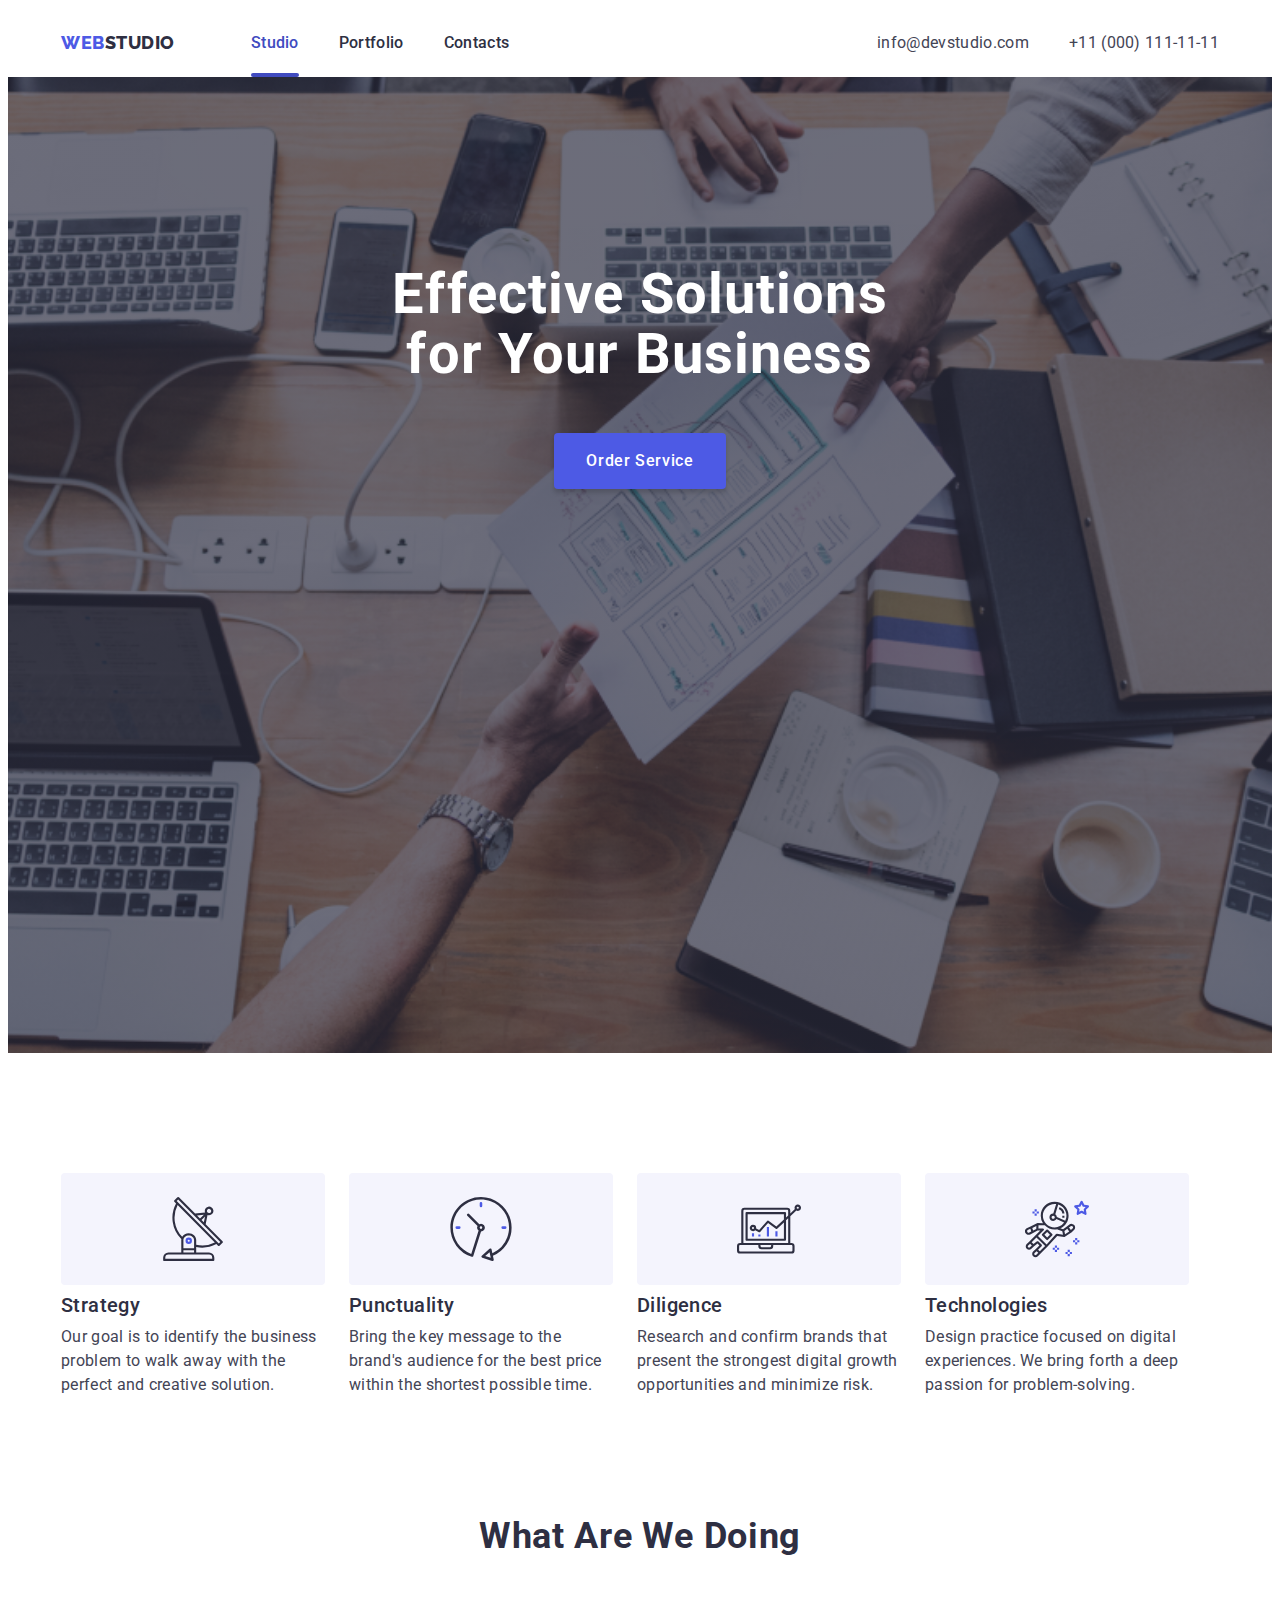
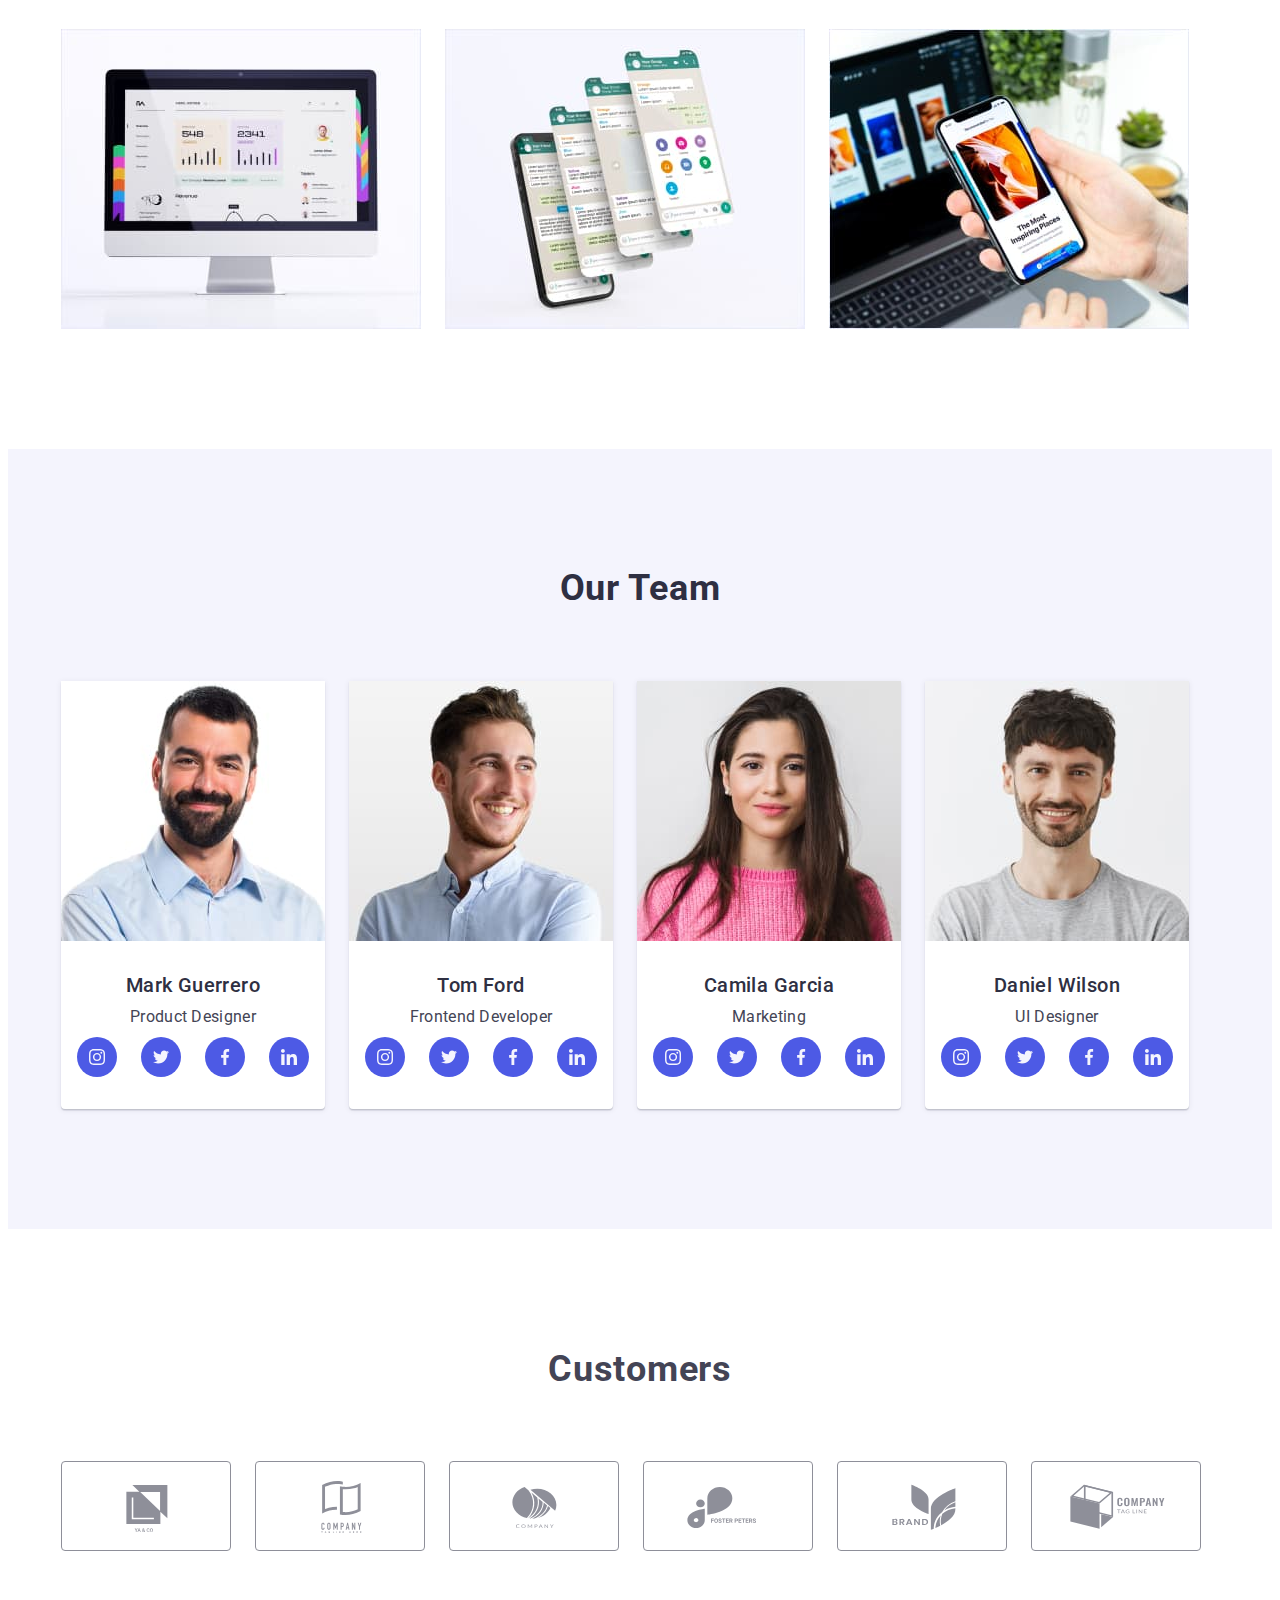
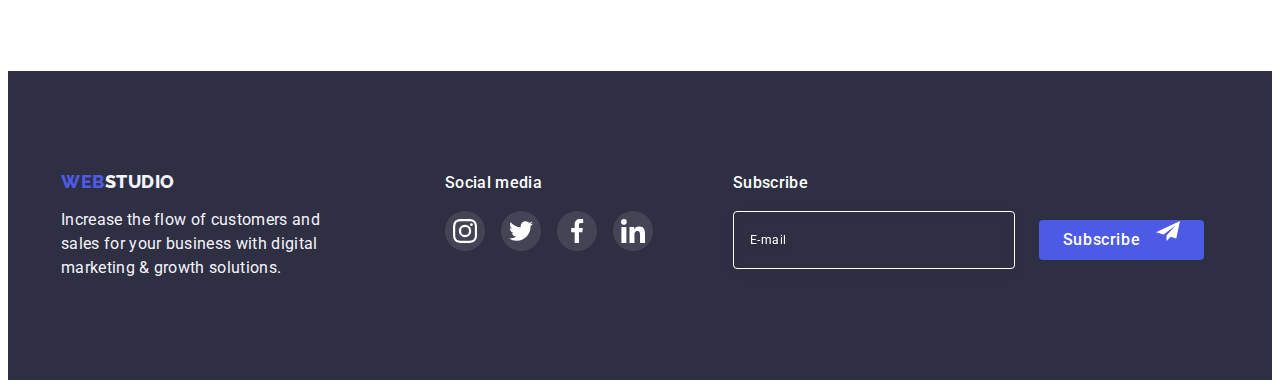
<file: index.html>
<!DOCTYPE html>
<html lang="en">
  <head>
    <meta charset="UTF-8" />
    <meta http-equiv="X-UA-Compatible" content="IE=edge" />
    <meta name="viewport" content="width=device-width, initial-scale=1.0" />
    <link rel="preconnect" href="https://fonts.googleapis.com" />
    <link rel="preconnect" href="https://fonts.gstatic.com" crossorigin />
    <link href="https://fonts.googleapis.com/css2?family=Raleway:wght@800&family=Roboto:wght@400;500;700;900&display=swap" rel="stylesheet" />
    <link
      rel="stylesheet"
      href="https://cdnjs.cloudflare.com/ajax/libs/modern-normalize/1.1.0/modern-normalize.min.css"
      integrity="sha512-wpPYUAdjBVSE4KJnH1VR1HeZfpl1ub8YT/NKx4PuQ5NmX2tKuGu6U/JRp5y+Y8XG2tV+wKQpNHVUX03MfMFn9Q=="
      crossorigin="anonymous"
      referrerpolicy="no-referrer"
    />
    <link rel="stylesheet" href="./css/styles.css" />
    <title>Web Studio</title>
  </head>
  <body>
    <!-- header -->
    <header class="header">
      <!-- logo+main-menu -->
      <div class="container header-container">
        <nav class="navigation">
          <a class="logo link header-logo" href="./index.html">Web<span class="logo-selected">Studio</span></a>
          <ul class="list main-menu">
            <li><a class="navigation-item link current" href="./index.html">Studio</a></li>
            <li><a class="navigation-item link" href="./portfolio.html">Portfolio</a></li>
            <li><a class="navigation-item link" href="">Contacts</a></li>
          </ul>
        </nav>
        <!-- contacts -->
        <address class="contacts-container">
          <ul class="list contacts header-contacts">
            <li><a class="contacts-item link" href="mailto:info@devstudio.com">info@devstudio.com</a></li>
            <li><a class="contacts-item link" href="tel:+110001111111">+11 (000) 111-11-11</a></li>
          </ul>
        </address>
      </div>
    </header>

    <!-- main-content -->
    <main>
      <!-- title+button -->
      <section class="title-section">
        <div class="container">
          <h1 class="main-title title-section-item">Effective Solutions for Your Business</h1>
          <button class="btn-ord-serv title-section-item" type="button" data-modal-open>Order Service</button>
        </div>
      </section>

      <!-- advantages -->
      <section class="advantages">
        <div class="container">
          <h2 class="advantages-title visually-hidden">Advantages</h2>
          <ul class="list advantages-list">
            <!-- Strategy -->
            <li class="advantages-item">
              <div class="advantages-pic">
                <svg width="64px" height="64px">
                  <use href="./images/symbol-defs.svg#icon-antenna-svg"></use>
                </svg>
              </div>
              <h3 class="advantages-item-title">Strategy</h3>
              <p class="advantages-p">Our goal is to identify the business problem to walk away with the perfect and creative solution.</p>
            </li>
            <!-- Punctuality -->
            <li class="advantages-item">
              <div class="advantages-pic">
                <svg width="64px" height="64px">
                  <use href="./images/symbol-defs.svg#icon-clock-svg"></use>
                </svg>
              </div>
              <h3 class="advantages-item-title">Punctuality</h3>
              <p class="advantages-p">Bring the key message to the brand's audience for the best price within the shortest possible time.</p>
            </li>
            <!-- Diligence -->
            <li class="advantages-item">
              <div class="advantages-pic">
                <svg width="64px" height="64px">
                  <use href="./images/symbol-defs.svg#icon-diagram-svg"></use>
                </svg>
              </div>
              <h3 class="advantages-item-title">Diligence</h3>
              <p class="advantages-p">Research and confirm brands that present the strongest digital growth opportunities and minimize risk.</p>
            </li>
            <!-- Technologies -->
            <li class="advantages-item">
              <div class="advantages-pic">
                <svg width="64px" height="64px">
                  <use href="./images/symbol-defs.svg#icon-astronaut-svg"></use>
                </svg>
              </div>
              <h3 class="advantages-item-title">Technologies</h3>
              <p class="advantages-p">Design practice focused on digital experiences. We bring forth a deep passion for problem-solving.</p>
            </li>
          </ul>
        </div>
      </section>

      <!-- "What are we doing" -->
      <section class="products">
        <div class="container">
          <h2 class="products-title">What are we doing</h2>
          <ul class="list products-list">
            <li class="products-list-item"><img src="./images/what-are-we-doing-1.jpg" alt="desktop" width="360" height="300" /></li>
            <li class="products-list-item"><img src="./images/what-are-we-doing-2.jpg" alt="adaptive" width="360" height="300" /></li>
            <li class="products-list-item"><img src="./images/what-are-we-doing-3.jpg" alt="mobile" width="360" height="300" /></li>
          </ul>
        </div>
      </section>

      <!-- Our Team -->
      <section class="team">
        <div class="container">
          <h2 class="team-title">Our Team</h2>
          <ul class="team-list list">
            <!-- Mark Guerrero -->
            <li class="team-list-item">
              <img src="./images/our-team-1.jpg" alt="Mark Guerrero" width="264" height="260" />
              <div class="team-list-item-descr">
                <h3 class="team-list-item-title">Mark Guerrero</h3>
                <p class="team-list-item-p">Product Designer</p>
                <ul class="list team-links">
                  <li class="team-links-item">
                    <a class="team-links-link" href="">
                      <svg class="team-links-icon" width="16px" height="16px">
                        <use href="./images/symbol-defs.svg#icon-instagram-icon"></use>
                      </svg>
                    </a>
                  </li>
                  <li class="team-links-item">
                    <a class="team-links-link" href="">
                      <svg class="team-links-icon" width="16px" height="16px">
                        <use href="./images/symbol-defs.svg#icon-twitter-icon"></use>
                      </svg>
                    </a>
                  </li>
                  <li class="team-links-item">
                    <a class="team-links-link" href="">
                      <svg class="team-links-icon" width="16px" height="16px">
                        <use href="./images/symbol-defs.svg#icon-facebook-icon"></use>
                      </svg>
                    </a>
                  </li>
                  <li class="team-links-item">
                    <a class="team-links-link" href="">
                      <svg class="team-links-icon" width="16px" height="16px">
                        <use href="./images/symbol-defs.svg#icon-linkedin-icon"></use>
                      </svg>
                    </a>
                  </li>
                </ul>
              </div>
            </li>
            <!-- Tom Ford -->
            <li class="team-list-item">
              <img src="./images/our-team-2.jpg" alt="Tom Ford" width="264" height="260" />
              <div class="team-list-item-descr">
                <h3 class="team-list-item-title">Tom Ford</h3>
                <p class="team-list-item-p">Frontend Developer</p>
                <ul class="list team-links">
                  <li class="team-links-item">
                    <a class="team-links-link" href="">
                      <svg class="team-links-icon" width="16px" height="16px">
                        <use href="./images/symbol-defs.svg#icon-instagram-icon"></use>
                      </svg>
                    </a>
                  </li>
                  <li class="team-links-item">
                    <a class="team-links-link" href="">
                      <svg class="team-links-icon" width="16px" height="16px">
                        <use href="./images/symbol-defs.svg#icon-twitter-icon"></use>
                      </svg>
                    </a>
                  </li>
                  <li class="team-links-item">
                    <a class="team-links-link" href="">
                      <svg class="team-links-icon" width="16px" height="16px">
                        <use href="./images/symbol-defs.svg#icon-facebook-icon"></use>
                      </svg>
                    </a>
                  </li>
                  <li class="team-links-item">
                    <a class="team-links-link" href="">
                      <svg class="team-links-icon" width="16px" height="16px">
                        <use href="./images/symbol-defs.svg#icon-linkedin-icon"></use>
                      </svg>
                    </a>
                  </li>
                </ul>
              </div>
            </li>
            <!-- Camila Garcia -->
            <li class="team-list-item">
              <img src="./images/our-team-3.jpg" alt="Camila Garcia" width="264" height="260" />
              <div class="team-list-item-descr">
                <h3 class="team-list-item-title">Camila Garcia</h3>
                <p class="team-list-item-p">Marketing</p>
                <ul class="list team-links">
                  <li class="team-links-item">
                    <a class="team-links-link" href="">
                      <svg class="team-links-icon" width="16px" height="16px">
                        <use href="./images/symbol-defs.svg#icon-instagram-icon"></use>
                      </svg>
                    </a>
                  </li>
                  <li class="team-links-item">
                    <a class="team-links-link" href="">
                      <svg class="team-links-icon" width="16px" height="16px">
                        <use href="./images/symbol-defs.svg#icon-twitter-icon"></use>
                      </svg>
                    </a>
                  </li>
                  <li class="team-links-item">
                    <a class="team-links-link" href="">
                      <svg class="team-links-icon" width="16px" height="16px">
                        <use href="./images/symbol-defs.svg#icon-facebook-icon"></use>
                      </svg>
                    </a>
                  </li>
                  <li class="team-links-item">
                    <a class="team-links-link" href="">
                      <svg class="team-links-icon" width="16px" height="16px">
                        <use href="./images/symbol-defs.svg#icon-linkedin-icon"></use>
                      </svg>
                    </a>
                  </li>
                </ul>
              </div>
            </li>
            <!-- Daniel Wilson -->
            <li class="team-list-item">
              <img src="./images/our-team-4.jpg" alt="Daniel Wilson" width="264" height="260" />
              <div class="team-list-item-descr">
                <h3 class="team-list-item-title">Daniel Wilson</h3>
                <p class="team-list-item-p">UI Designer</p>
                <ul class="list team-links">
                  <li class="team-links-item">
                    <a class="team-links-link" href="">
                      <svg class="team-links-icon" width="16px" height="16px">
                        <use href="./images/symbol-defs.svg#icon-instagram-icon"></use>
                      </svg>
                    </a>
                  </li>
                  <li class="team-links-item">
                    <a class="team-links-link" href="">
                      <svg class="team-links-icon" width="16px" height="16px">
                        <use href="./images/symbol-defs.svg#icon-twitter-icon"></use>
                      </svg>
                    </a>
                  </li>
                  <li class="team-links-item">
                    <a class="team-links-link" href="">
                      <svg class="team-links-icon" width="16px" height="16px">
                        <use href="./images/symbol-defs.svg#icon-facebook-icon"></use>
                      </svg>
                    </a>
                  </li>
                  <li class="team-links-item">
                    <a class="team-links-link" href="">
                      <svg class="team-links-icon" width="16px" height="16px">
                        <use href="./images/symbol-defs.svg#icon-linkedin-icon"></use>
                      </svg>
                    </a>
                  </li>
                </ul>
              </div>
            </li>
          </ul>
        </div>
      </section>
      <section class="customers-section">
        <div class="container">
          <h2 class="customers-title">Customers</h2>
          <ul class="list customers-logos-list">
            <li class="customers-logo-item">
              <a class="customers-logo-link" href="">
                <svg class="customers-logo-icon" width="104px" height="56px">
                  <use href="./images/customers-logo.svg#icon-customers-logo-1"></use>
                </svg>
              </a>
            </li>

            <li class="customers-logo-item">
              <a class="customers-logo-link" href="">
                <svg class="customers-logo-icon" width="104px" height="56px">
                  <use href="./images/customers-logo.svg#icon-customers-logo-2"></use>
                </svg>
              </a>
            </li>

            <li class="customers-logo-item">
              <a class="customers-logo-link" href="">
                <svg class="customers-logo-icon" width="104px" height="56px">
                  <use href="./images/customers-logo.svg#icon-customers-logo-3"></use>
                </svg>
              </a>
            </li>

            <li class="customers-logo-item">
              <a class="customers-logo-link" href="">
                <svg class="customers-logo-icon" width="104px" height="56px">
                  <use href="./images/customers-logo.svg#icon-customers-logo-4"></use>
                </svg>
              </a>
            </li>

            <li class="customers-logo-item">
              <a class="customers-logo-link" href="">
                <svg class="customers-logo-icon" width="104px" height="56px">
                  <use href="./images/customers-logo.svg#icon-customers-logo-5"></use>
                </svg>
              </a>
            </li>

            <li class="customers-logo-item">
              <a class="customers-logo-link" href="">
                <svg class="customers-logo-icon" width="104px" height="56px">
                  <use href="./images/customers-logo.svg#icon-customers-logo-6"></use>
                </svg>
              </a>
            </li>
          </ul>
        </div>
      </section>
    </main>

    <!-- footer -->
    <footer class="footer">
      <div class="container footer-container">
        <div>
          <a class="logo footer-logo link" href="./index.html">Web<span class="logo-selected-footer">Studio</span></a>
          <p class="description">Increase the flow of customers and sales for your business with digital marketing & growth solutions.</p>
        </div>
        <div class="social-media-footer">
          <p class="social-media-title">Social media</p>
          <ul class="list footer-links">
            <li class="footer-links-item">
              <a class="footer-links-link" href="">
                <svg class="footer-links-icon" width="24px" height="24px">
                  <use href="./images/symbol-defs.svg#icon-instagram-icon"></use>
                </svg>
              </a>
            </li>
            <li class="footer-links-item">
              <a class="footer-links-link" href="">
                <svg class="footer-links-icon" width="24px" height="24px">
                  <use href="./images/symbol-defs.svg#icon-twitter-icon"></use>
                </svg>
              </a>
            </li>
            <li class="footer-links-item">
              <a class="footer-links-link" href="">
                <svg class="footer-links-icon" width="24px" height="24px">
                  <use href="./images/symbol-defs.svg#icon-facebook-icon"></use>
                </svg>
              </a>
            </li>
            <li class="footer-links-item">
              <a class="footer-links-link" href="">
                <svg class="footer-links-icon" width="24px" height="24px">
                  <use href="./images/symbol-defs.svg#icon-linkedin-icon"></use>
                </svg>
              </a>
            </li>
          </ul>
        </div>
        <div class="subscribe-form-wrap">
          <p class="subscribe-title">Subscribe</p>
          <form class="subscribe-form">
            <label class="subscribe-input-wrap">
              <input class="subscribe-input" type="email" name="subscribe-input" id="subscribe-input" placeholder="E-mail" />
            </label>
            <div class="subscribe-btn-wrap">
              <button class="subscribe-btn" type="submit">Subscribe</button>
              <svg class="subscribe-btn-icon" width="24px" height="24px">
                <use href="./images/symbol-defs.svg#icon-subscribe"></use>
              </svg>
            </div>
          </form>
        </div>
      </div>
    </footer>

    <!-- modal -->
    <div class="backdrop is-hidden" data-modal>
      <div class="modal">
        <button class="modal-btn" type="button" data-modal-close>
          <svg class="modal-icon" width="24px" height="24px">
            <use href="./images/close.svg#icon-close"></use>
          </svg>
        </button>
        <p class="modal-title">Leave your contacts and we will call you back</p>
        <form class="modal-form">
            <div class="form-item">
              <label for="input-name" class="label-modal">Name</label>
              <div class="input-wrap">
                <input type="text" id="input-name" class="input-modal" placeholder=" " />
                <svg class="icon-modal" width="18px" height="18px">
                  <use href="./images/symbol-defs.svg#icon-person"></use>
                </svg>
              </div>
            </div>

            <div class="form-item">
              <label for="input-tel" class="label-modal">Phone</label>
              <div class="input-wrap">
                <input type="tel" id="input-tel" class="input-modal" placeholder=" " />
                <svg class="icon-modal" width="18px" height="24px">
                  <use href="./images/symbol-defs.svg#icon-phone"></use>
                </svg>
                
              </div>
            </div>
            <div class="form-item">
              <label for="input-email" class="label-modal">Email</label>
              <div class="input-wrap">
                <input type="email" id="input-email" class="input-modal" placeholder=" " />
                <svg class="icon-modal" width="18px" height="24px">
                  <use href="./images/symbol-defs.svg#icon-email"></use>
                </svg>
              </div>
              
            </div>
            <label for="input-comment" class="label-modal textarea-label-modal">Comment</label>
            <textarea name="comment" id="input-comment" placeholder="Text input" class="textarea-modal"></textarea>
            <div class="privacy-wrap">
              <input class="privacy-checkbox visually-hidden" type="checkbox" name="privacy" id="privacy" value="true" />
              <label class="privacy-label" for="privacy"
                >I accept the terms and conditions of the <a href="" class="privacy-label-link">Privacy Policy</a></label
              >
            </div>
            <button type="submit" class="modal-send">Send</button>
        </form>
      </div>
    </div>

    <script src="./js/modal.js"></script>
  </body>
</html>
</file>
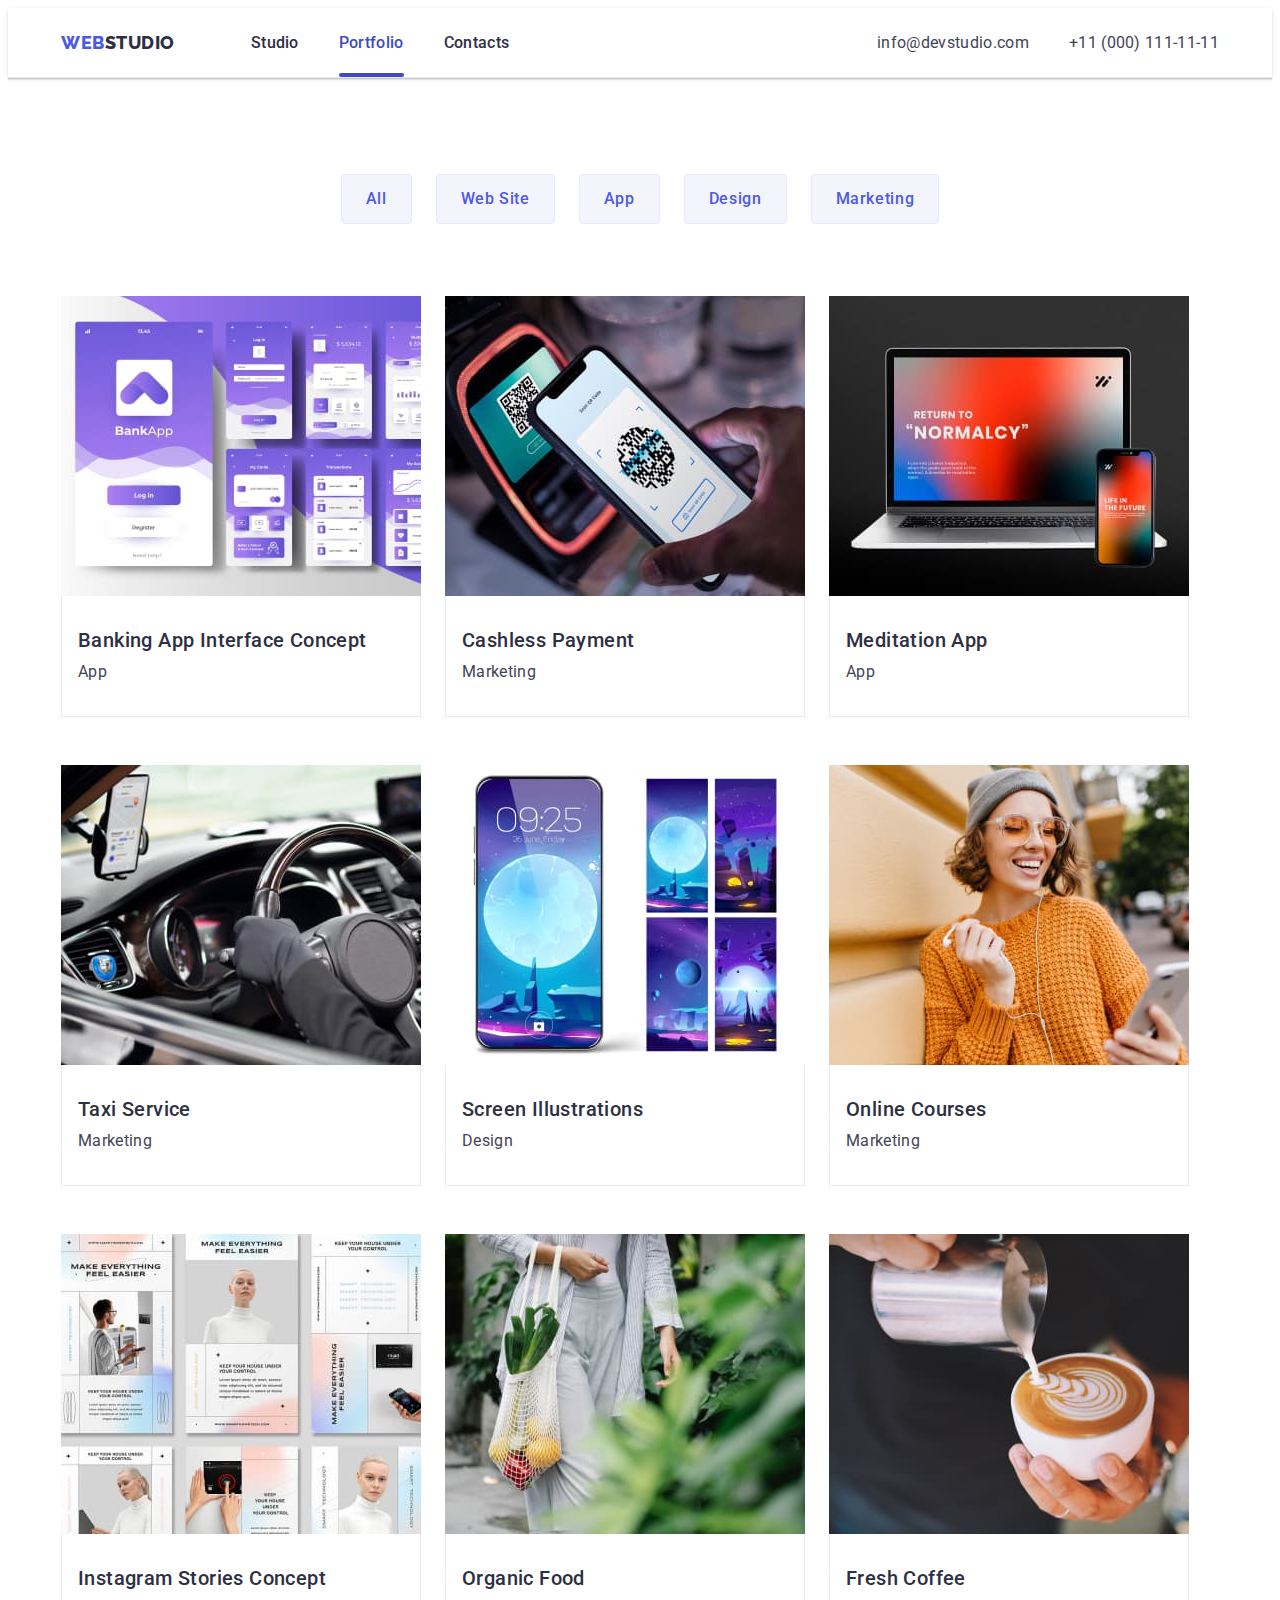
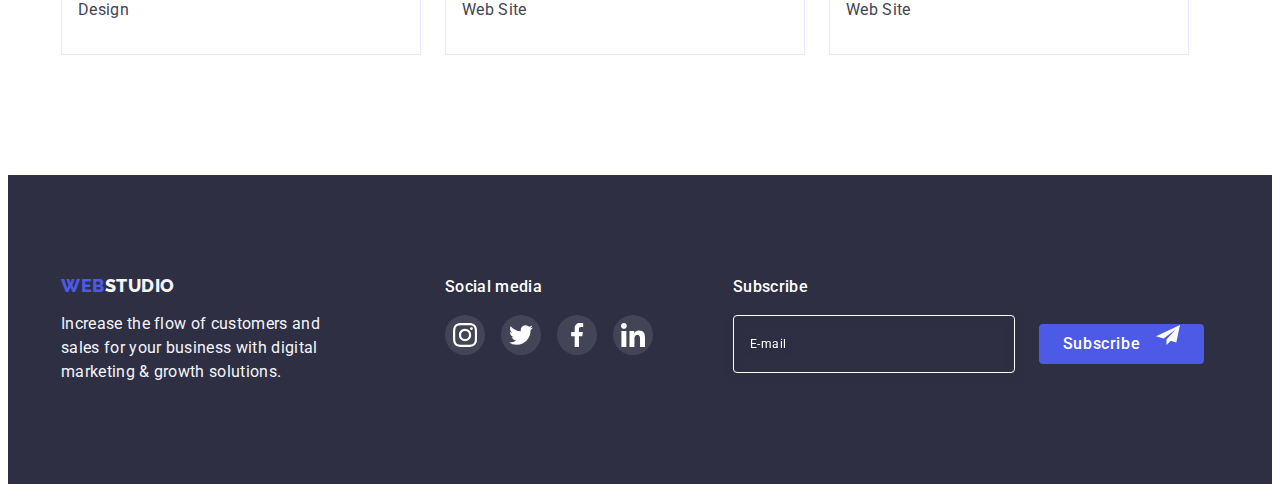
<file: portfolio.html>
<!DOCTYPE html>
<html lang="en">
  <head>
    <meta charset="UTF-8" />
    <meta http-equiv="X-UA-Compatible" content="IE=edge" />
    <meta name="viewport" content="width=device-width, initial-scale=1.0" />
    <link rel="preconnect" href="https://fonts.googleapis.com" />
    <link rel="preconnect" href="https://fonts.gstatic.com" crossorigin />
    <link href="https://fonts.googleapis.com/css2?family=Raleway:wght@800&family=Roboto:wght@400;500;700;900&display=swap" rel="stylesheet" />
    <link
      rel="stylesheet"
      href="https://cdnjs.cloudflare.com/ajax/libs/modern-normalize/1.1.0/modern-normalize.min.css"
      integrity="sha512-wpPYUAdjBVSE4KJnH1VR1HeZfpl1ub8YT/NKx4PuQ5NmX2tKuGu6U/JRp5y+Y8XG2tV+wKQpNHVUX03MfMFn9Q=="
      crossorigin="anonymous"
      referrerpolicy="no-referrer"
    />
    <link rel="stylesheet" href="./css/styles.css" />
    <title>Portfolio</title>
  </head>
  <body>
    <!-- header  -->
    <header class="header portfolio-header">
      <!-- logo+main-menu -->
      <div class="container header-container">
        <nav class="navigation">
          <a class="logo link header-logo" href="./index.html">Web<span class="logo-selected">Studio</span></a>
          <ul class="list main-menu">
            <li><a class="navigation-item link" href="./index.html">Studio</a></li>
            <li><a class="navigation-item link current" href="./portfolio.html">Portfolio</a></li>
            <li><a class="navigation-item link" href="">Contacts</a></li>
          </ul>
        </nav>
        <!-- contacts -->
        <address class="contacts-container">
          <ul class="list contacts header-contacts">
            <li><a class="contacts-item link" href="mailto:info@devstudio.com">info@devstudio.com</a></li>
            <li><a class="contacts-item link" href="tel:+110001111111">+11 (000) 111-11-11</a></li>
          </ul>
        </address>
      </div>
    </header>

    <main>
      <section class="filter">
        <div class="container">
          <h1 class="visually-hidden">Portfolio</h1>
          <ul class="list filter-list">
            <li><button class="filter-btn" type="button">All</button></li>
            <li><button class="filter-btn" type="button">Web Site</button></li>
            <li><button class="filter-btn" type="button">App</button></li>
            <li><button class="filter-btn" type="button">Design</button></li>
            <li><button class="filter-btn" type="button">Marketing</button></li>
          </ul>

          <ul class="projects-list list">
            <li class="projects-list-item">
              <a href="" class="link projects-list-link">
                <div class="projects-list-cover-wrap">
                  <img src="./images/portfolio/projects-1.jpg" alt="Banking App" width="360" height="300" />
                  <p class="projects-hover-text">
                    14 Stylish and User-Friendly App Design Concepts · Task Manager App · Calorie Tracker App · Exotic Fruit Ecommerce App · Cloud
                    Storage App
                  </p>
                </div>
                <div class="projects-list-discr">
                  <h2 class="projects-list-title">Banking App Interface Concept</h2>
                  <p class="projects-list-p">App</p>
                </div>
              </a>
            </li>
            <li class="projects-list-item">
              <a href="" class="link projects-list-link">
                <div class="projects-list-cover-wrap">
                  <img src="./images/portfolio/projects-2.jpg" alt="Cashless Payment" width="360" height="300" />
                  <p class="projects-hover-text">
                    14 Stylish and User-Friendly App Design Concepts · Task Manager App · Calorie Tracker App · Exotic Fruit Ecommerce App · Cloud
                    Storage App
                  </p>
                </div>

                <div class="projects-list-discr">
                  <h2 class="projects-list-title">Cashless Payment</h2>
                  <p class="projects-list-p">Marketing</p>
                </div>
              </a>
            </li>
            <li class="projects-list-item">
              <a href="" class="link projects-list-link">
                <div class="projects-list-cover-wrap">
                  <img src="./images/portfolio/projects-3.jpg" alt="Meditation App" width="360" height="300" />
                  <p class="projects-hover-text">
                    14 Stylish and User-Friendly App Design Concepts · Task Manager App · Calorie Tracker App · Exotic Fruit Ecommerce App · Cloud
                    Storage App
                  </p>
                </div>

                <div class="projects-list-discr">
                  <h2 class="projects-list-title">Meditation App</h2>
                  <p class="projects-list-p">App</p>
                </div>
              </a>
            </li>
            <li class="projects-list-item">
              <a href="" class="link projects-list-link">
                <div class="projects-list-cover-wrap">
                  <img src="./images/portfolio/projects-4.jpg" alt="Taxi Service" width="360" height="300" />
                  <p class="projects-hover-text">
                    14 Stylish and User-Friendly App Design Concepts · Task Manager App · Calorie Tracker App · Exotic Fruit Ecommerce App · Cloud
                    Storage App
                  </p>
                </div>

                <div class="projects-list-discr">
                  <h2 class="projects-list-title">Taxi Service</h2>
                  <p class="projects-list-p">Marketing</p>
                </div>
              </a>
            </li>
            <li class="projects-list-item">
              <a href="" class="link projects-list-link">
                <div class="projects-list-cover-wrap">
                  <img src="./images/portfolio/projects-5.jpg" alt="Screen Illustrations" width="360" height="300" />
                  <p class="projects-hover-text">
                    14 Stylish and User-Friendly App Design Concepts · Task Manager App · Calorie Tracker App · Exotic Fruit Ecommerce App · Cloud
                    Storage App
                  </p>
                </div>

                <div class="projects-list-discr">
                  <h2 class="projects-list-title">Screen Illustrations</h2>
                  <p class="projects-list-p">Design</p>
                </div>
              </a>
            </li>
            <li class="projects-list-item">
              <a href="" class="link projects-list-link">
                <div class="projects-list-cover-wrap">
                  <img src="./images/portfolio/projects-6.jpg" alt="Online Courses" width="360" height="300" />
                  <p class="projects-hover-text">
                    14 Stylish and User-Friendly App Design Concepts · Task Manager App · Calorie Tracker App · Exotic Fruit Ecommerce App · Cloud
                    Storage App
                  </p>
                </div>

                <div class="projects-list-discr">
                  <h2 class="projects-list-title">Online Courses</h2>
                  <p class="projects-list-p">Marketing</p>
                </div>
              </a>
            </li>
            <li class="projects-list-item">
              <a href="" class="link projects-list-link">
                <div class="projects-list-cover-wrap">
                  <img src="./images/portfolio/projects-7.jpg" alt="Instagram Stories Concept" width="360" height="300" />
                  <p class="projects-hover-text">
                    14 Stylish and User-Friendly App Design Concepts · Task Manager App · Calorie Tracker App · Exotic Fruit Ecommerce App · Cloud
                    Storage App
                  </p>
                </div>

                <div class="projects-list-discr">
                  <h2 class="projects-list-title">Instagram Stories Concept</h2>
                  <p class="projects-list-p">Design</p>
                </div>
              </a>
            </li>
            <li class="projects-list-item">
              <a href="" class="link projects-list-link">
                <div class="projects-list-cover-wrap">
                  <img src="./images/portfolio/projects-8.jpg" alt="Organic Food" width="360" height="300" />
                  <p class="projects-hover-text">
                    14 Stylish and User-Friendly App Design Concepts · Task Manager App · Calorie Tracker App · Exotic Fruit Ecommerce App · Cloud
                    Storage App
                  </p>
                </div>

                <div class="projects-list-discr">
                  <h2 class="projects-list-title">Organic Food</h2>
                  <p class="projects-list-p">Web Site</p>
                </div>
              </a>
            </li>
            <li class="projects-list-item">
              <a href="" class="link projects-list-link">
                <div class="projects-list-cover-wrap">
                  <img src="./images/portfolio/projects-9.jpg" alt="Fresh Coffee" width="360" height="300" />
                  <p class="projects-hover-text">
                    14 Stylish and User-Friendly App Design Concepts · Task Manager App · Calorie Tracker App · Exotic Fruit Ecommerce App · Cloud
                    Storage App
                  </p>
                </div>

                <div class="projects-list-discr">
                  <h2 class="projects-list-title">Fresh Coffee</h2>
                  <p class="projects-list-p">Web Site</p>
                </div>
              </a>
            </li>
          </ul>
        </div>
      </section>
    </main>
    <footer class="footer">
      <div class="container footer-container">
        <div>
          <a class="logo footer-logo link" href="./index.html">Web<span class="logo-selected-footer">Studio</span></a>
          <p class="description">Increase the flow of customers and sales for your business with digital marketing & growth solutions.</p>
        </div>
        <div class="social-media-footer">
          <h3 class="social-media-title">Social media</h3>
          <ul class="list footer-links">
            <li class="footer-links-item">
              <a class="footer-links-link" href="">
                <svg class="footer-links-icon" width="24px" height="24px">
                  <use href="./images/symbol-defs.svg#icon-instagram-icon"></use>
                </svg>
              </a>
            </li>
            <li class="footer-links-item">
              <a class="footer-links-link" href="">
                <svg class="footer-links-icon" width="24px" height="24px">
                  <use href="./images/symbol-defs.svg#icon-twitter-icon"></use>
                </svg>
              </a>
            </li>
            <li class="footer-links-item">
              <a class="footer-links-link" href="">
                <svg class="footer-links-icon" width="24px" height="24px">
                  <use href="./images/symbol-defs.svg#icon-facebook-icon"></use>
                </svg>
              </a>
            </li>
            <li class="footer-links-item">
              <a class="footer-links-link" href="">
                <svg class="footer-links-icon" width="24px" height="24px">
                  <use href="./images/symbol-defs.svg#icon-linkedin-icon"></use>
                </svg>
              </a>
            </li>
          </ul>
        </div>
        <div class="subscribe-form-wrap">
          <p class="subscribe-title">Subscribe</p>
          <form class="subscribe-form">
            
            <label class="subscribe-input-wrap">
              <input class="subscribe-input" type="email" name="subscribe-input" id="subscribe-input" placeholder="E-mail">
            </label>
            <div class="subscribe-btn-wrap">
              <button class="subscribe-btn" type="submit">Subscribe</button>
              <svg class="subscribe-btn-icon" width="24px" height="24px">
                <use href="./images/symbol-defs.svg#icon-subscribe"></use>
              </svg>
            </div>
          </form>
        </div>
      </div>
    </footer>
    <script src="./js/modal.js"></script>
  </body>
</html>
</file>
<file: css/styles.css>
:root {
  --color-logo-fl: #4d5ae5; /* logo first latter */
  --color-title: #2e2f42;
  --color-text: #434455;
  --color-main-title: #ffffff; /* main title color */
  --color-btn-ord-serv-bg: #4d5ae5; /* button Order Service background color */
  --color-btn-ord-serv-txt: #ffffff;
  --color-footer-bg: #2e2f42;
  --color-footer-logo: #f4f4fd;
  --color-footer-description: #f4f4fd;
  --color-btn-filter: #4d5ae5;
  --color-btn-filter-bg: #f4f4fd;
  --color-btn-filter-active: #ffffff;
  --color-btn-filter-bg-active: #404bbf;
}

p,
h1,
h2,
h3,
h4,
h5,
h6 {
  margin: 0;
}

ul {
  margin: 0;
  padding-left: 0;
}

button {
  cursor: pointer;
}

address {
  font-style: normal;
}

img {
  display: block;
  max-width: 100%;
  height: auto;
}

body {
  font-family: "Roboto", sans-serif;
  color: #434455;
  background-color: #ffffff;
}
.container {
  max-width: 1158px;
  margin: 0 auto;
  padding: 0 15px;
}
.link {
  text-decoration: none;
}
.list {
  list-style: none;
}
.visually-hidden {
  position: absolute;
  width: 1px;
  height: 1px;
  margin: -1px;
  border: 0;
  padding: 0;
  white-space: nowrap;
  clip-path: inset(100%);
  clip: rect(0 0 0 0);
  overflow: hidden;
}
/* ========header========= */
.header-container {
  display: flex;
  align-items: center;
}
.header-container a {
  padding: 24px 0;
}
.navigation {
  display: flex;
  align-items: center;
  margin-right: auto;
}
.header-logo {
  margin-right: 76px;
}
.navigation-item {
  color: var(--color-title);
  transition: color 250ms cubic-bezier(0.4, 0, 0.2, 1);
}
.navigation-item:hover,
.navigation-item:focus,
.navigation-item:active {
  color: #404bbf;
}
.current {
  position: relative;
  color: #404bbf;
}
.current::after {
  content: "";
  position: absolute;
  left: 0;
  bottom: -1px;
  width: 100%;
  height: 4px;
  border-radius: 2px;
  background-color: #404bbf;
}
/* logo in header and footer */
.logo {
  font-family: "Raleway", sans-serif;
  font-weight: 800;
  font-size: 18px;
  line-height: 1.17;
  letter-spacing: 0.03em;
  text-transform: uppercase;
  color: var(--color-logo-fl);
}
.logo-selected {
  color: var(--color-title);
}
/* main-menu */
.main-menu {
  display: flex;
  flex-wrap: wrap;
  gap: 40px;
  font-weight: 500;
  font-size: 16px;
  line-height: 1.5;
  letter-spacing: 0.02em;
}
.main-menu a {
  text-decoration: none;
}
/* contacts */

.contacts {
  font-family: "Roboto";
  font-style: normal;
  font-size: 16px;
  line-height: 1.5;
  letter-spacing: 0.02em;
  list-style: none;
  color: var(--color-text);
}
.header-contacts {
  display: flex;
  justify-content: space-between;
  gap: 40px;
}
.contacts a {
  text-decoration: none;
  color: inherit;
  transition: color 250ms cubic-bezier(0.4, 0, 0.2, 1);
}
.contacts-item:hover,
.contacts-item:active,
.contacts-item:focus {
  color: #404bbf;
}
/* -----header-end----- */

/* ========main-content======== */
/* title+button */
.title-section {
  background-color: #2e2f42;
  background-image: linear-gradient(rgba(46, 47, 66, 0.7) 100%, rgba(0, 0, 0, 0)), url("../images/hero-image.jpg");
  background-repeat: no-repeat;
  background-position: center center;
  background-size: cover;
  padding: 188px 0;
  text-align: center;
  max-width: 1440px;
  height: 600px;
  margin: 0 auto;
}

.title-section-item {
  margin: 0 auto;
}
.main-title {
  font-size: 56px;
  line-height: 1.07;
  letter-spacing: 0.02em;
  max-width: 496px;
  color: #ffffff;
  margin-bottom: 48px;
}
.btn-ord-serv {
  display: block;
  min-width: 169px;
  padding: 16px 32px;
  border-radius: 4px;
  border: none;
  box-shadow: 0px 4px 4px rgba(0, 0, 0, 0.15);
  background: var(--color-btn-ord-serv-bg);
  color: var(--color-btn-ord-serv-txt);
  font-family: inherit;
  font-weight: 500;
  font-size: 16px;
  line-height: 1.5;
  letter-spacing: 0.04em;
  transition: background-color 250ms cubic-bezier(0.4, 0, 0.2, 1), box-shadow 250ms cubic-bezier(0.4, 0, 0.2, 1);
}
.btn-ord-serv:hover,
.btn-ord-serv:focus,
.btn-ord-serv:active {
  box-shadow: none;
  background-color: #404bbf;
}

/* advantages */
.advantages {
  padding: 120px 0;
}
.advantages-list {
  display: flex;
  gap: 24px;
}
.advantages-item {
  max-width: 264px;
}
.advantages-pic {
  display: flex;
  align-items: center;
  justify-content: center;
  min-width: 264px;
  min-height: 112px;
  background-color: #f4f4fd;
  border-radius: 4px;
  margin-bottom: 8px;
}
.advantages > ul {
  list-style: none;
}
.advantages h3 {
  font-weight: 500;
  font-style: normal;
  font-size: 20px;
  line-height: 1.2;
  letter-spacing: 0.02em;
  color: var(--color-title);
  margin-bottom: 8px;
}
.advantages p {
  font-style: normal;
  font-size: 16px;
  line-height: 1.5;
  letter-spacing: 0.02em;
  color: var(--color-text);
}
/* "What are we doing" */
.products {
  padding-bottom: 120px;
}
.products-list {
  display: flex;
  gap: 24px;
}

.products h2 {
  font-size: 36px;
  line-height: 1.11;
  letter-spacing: 0.02em;
  text-transform: capitalize;
  color: var(--color-title);
  text-align: center;
  margin-bottom: 72px;
}
.products > ul {
  list-style: none;
}
/* Our Team */
.team {
  background-color: #f4f4fd;
  padding: 120px 0;
}

.team-title {
  text-align: center;
  margin-bottom: 72px;
  font-style: normal;
  font-weight: 700;
  font-size: 36px;
  line-height: 1.11;
  letter-spacing: 0.02em;
  text-transform: capitalize;
  color: var(--color-title);
}
.team-list {
  display: flex;
  gap: 24px;
}
.team-list-item-descr {
  padding: 32px 16px;
}
.team-list-item {
  width: 264px;
  border-radius: 0px 0px 4px 4px;
  box-shadow: 0px 1px 6px rgba(46, 47, 66, 0.08), 0px 1px 1px rgba(46, 47, 66, 0.16), 0px 2px 1px rgba(46, 47, 66, 0.08);
  background-color: #ffffff;
}
.team-list h3 {
  font-weight: 500;
  font-size: 20px;
  line-height: 1.2;
  text-align: center;
  letter-spacing: 0.02em;
  color: var(--color-title);
}
.team-list-item-p {
  font-size: 16px;
  margin: 8px 0;
}
.team-list p {
  font-style: normal;
  font-weight: 400;
  font-size: 16px;
  line-height: 1.5;
  text-align: center;
  letter-spacing: 0.02em;
  color: var(--color-text);
}
.team-links {
  display: flex;
  justify-content: center;
  gap: 24px;
}
.team-links-item {
  width: 40px;
  height: 40px;
}
.team-links-link {
  display: flex;
  align-items: center;
  justify-content: center;
  width: 100%;
  height: 100%;
  border-radius: 50%;
  background-color: #4d5ae5;
  transition: background-color 250ms cubic-bezier(0.4, 0, 0.2, 1);
}
.team-links-icon {
  fill: #f4f4fd;
}
.team-links-link:hover,
.team-links-link:focus {
  background-color: #404bbf;
}
/* =======customers======== */

.customers-section {
  padding: 120px 0;
}
.customers-title {
  font-style: normal;
  font-weight: 700;
  font-size: 36px;
  line-height: 40px;
  text-align: center;
  letter-spacing: 0.02em;
  text-transform: capitalize;
}
.customers-logos-list {
  display: flex;
  gap: 24px;
  margin-top: 72px;
}
/* .customers-logo-item {
  padding: 16px 32px;
  border: 1px solid #8E8F99;
  border-radius: 4px;
  color: #8E8F99;
  width: 168px;
  height: 88px;
} */
.customers-logo-link {
  display: flex;
  align-items: center;
  justify-content: center;
  color: #8e8f99;
  border: 1px solid currentColor;
  border-radius: 4px;
  width: 168px;
  height: 88px;
  transition: color 250ms cubic-bezier(0.4, 0, 0.2, 1), border 250ms cubic-bezier(0.4, 0, 0.2, 1);
}
.customers-logo-icon {
  fill: currentColor;
}
.customers-logo-link:hover,
.customers-logo-link:focus,
.customers-logo-link:active {
  border: 1px solid #404bbf;
  color: #404bbf;
}

/* -----customers----- */

/* -----main-content----- */

/* =======portfolio-page======== */

.portfolio-header {
  border-bottom: 1px solid #e7e9fc;
  box-shadow: 0px 2px 1px rgba(46, 47, 66, 0.08), 0px 1px 1px rgba(46, 47, 66, 0.16), 0px 1px 6px rgba(46, 47, 66, 0.08);
}
.filter {
  padding: 96px 0 120px 0;
}
.filter-list {
  display: flex;
  justify-content: center;
  gap: 24px;
  margin-bottom: 72px;
}
.filter-btn {
  font-family: inherit;
  font-style: normal;
  font-weight: 500;
  font-size: 16px;
  line-height: 1.5;
  text-align: center;
  letter-spacing: 0.04em;
  padding: 12px 24px;
  border: 1px solid #e7e9fc;
  border-radius: 4px;
  color: var(--color-btn-filter);
  background: var(--color-btn-filter-bg);
  cursor: pointer;
  transition: background-color 250ms cubic-bezier(0.4, 0, 0.2, 1), box-shadow 250ms cubic-bezier(0.4, 0, 0.2, 1),
    color 250ms cubic-bezier(0.4, 0, 0.2, 1);
}
.filter-btn:hover,
.filter-btn:focus,
.filter-btn:active {
  color: #ffffff;
  background-color: #404bbf;
  box-shadow: 0px 3px 1px rgba(0, 0, 0, 0.1), 0px 2px 1px rgba(0, 0, 0, 0.08), 0px 2px 2px rgba(0, 0, 0, 0.12);
}
.projects-list {
  display: flex;
  flex-wrap: wrap;
  gap: 48px 24px;
}

.projects-list-link {
  transition: box-shadow 250ms cubic-bezier(0.4, 0, 0.2, 1);
  display: block;
}
.projects-list-link:hover,
.projects-list-link:focus {
  box-shadow: 0px 1px 6px rgba(46, 47, 66, 0.08), 0px 1px 1px rgba(46, 47, 66, 0.16), 0px 2px 1px rgba(46, 47, 66, 0.08);
}
.projects-list-discr {
  padding: 32px 0 32px 16px;
  border: 1px solid #e7e9fc;
  border-top: 0;
}
.projects-list-title {
  font-weight: 500;
  font-style: normal;
  font-size: 20px;
  line-height: 1.2;
  letter-spacing: 0.02em;
  color: var(--color-title);
  margin-bottom: 8px;
}
.projects-list-p {
  font-size: 16px;
  line-height: 1.5;
  letter-spacing: 0.02em;
  color: var(--color-text);
}
.projects-list-cover-wrap {
  position: relative;
  overflow: hidden;
}
.projects-hover-text {
  position: absolute;
  top: 0;
  height: 100%;
  background: #4d5ae5;
  mix-blend-mode: normal;
  font-style: normal;
  font-weight: 400;
  font-size: 16px;
  line-height: 1.5;
  letter-spacing: 0.02em;
  color: #f4f4fd;
  padding: 40px 32px 0 32px;

  transform: translateY(100%);
  transition: transform 250ms cubic-bezier(0.4, 0, 0.2, 1);
}
.projects-list-link:hover .projects-hover-text,
.projects-list-link:focus .projects-hover-text {
  transform: translate(0);
}
/* -----portfolio-page----- */

/* ========footer======== */
/* logo style in header but not all*/
footer {
  background-color: var(--color-footer-bg);
  padding: 100px 0;
}

.footer-logo {
  display: block;
  color: #4d5ae5;
  margin-bottom: 16px;
}
.logo-selected-footer {
  color: #f4f4fd;
}
.description {
  max-width: 264px;
  font-size: 16px;
  line-height: 1.5;
  letter-spacing: 0.02em;
  color: var(--color-footer-logo);
}
.footer-container {
  display: flex;
}
.social-media-footer {
  margin-left: 120px;
}
.social-media-title {
  font-weight: 500;
  font-size: 16px;
  line-height: 1.5;
  letter-spacing: 0.02em;
  color: #ffffff;
  margin-bottom: 16px;
}
.footer-links {
  display: flex;
  align-items: center;
  justify-content: center;
  gap: 16px;
}
.footer-links-item {
  width: 40px;
  height: 40px;
}
.footer-links-link {
  display: flex;
  align-items: center;
  justify-content: center;
  width: 100%;
  height: 100%;
  border-radius: 50%;
  background-color: rgba(255, 255, 255, 0.1);
  transition: background-color 250ms cubic-bezier(0.4, 0, 0.2, 1);
}
.footer-links-icon {
  fill: #ffffff;
}

.footer-links-link:hover,
.footer-links-link:focus,
.footer-links-link:active {
  background-color: #31d0aa;
}
/* subscribe-form */
.subscribe-form-wrap {
  margin-left: 80px;
}
.subscribe-form {
  display: flex;
  gap: 24px;
}
.subscribe-title {
  font-weight: 500;
  font-size: 16px;
  line-height: 1.5;
  letter-spacing: 0.02em;
  color: #ffffff;
  margin-bottom: 16px;
}

.subscribe-input {
  font-family: "Roboto";
  font-style: normal;
  font-weight: 400;
  font-size: 12px;
  line-height: 2;
  color: #ffffff;
  width: 264px;
  height: 40px;
  background-color: inherit;
  border: 1px solid #ffffff;
  filter: drop-shadow(0px 4px 4px rgba(0, 0, 0, 0.15));
  border-radius: 4px;
  padding: 8px 0 8px 16px;
}
.subscribe-input::placeholder {
  font-family: "Roboto";
  font-style: normal;
  font-weight: 400;
  font-size: 12px;
  line-height: 2;
  display: flex;
  align-items: center;
  letter-spacing: 0.04em;
  color: #ffffff;
}

.subscribe-btn-wrap {
  position: relative;
  max-width: 165px;
  display: flex;
  justify-content: center;
  align-items: center;
}
.subscribe-btn {
  font-family: inherit;
  font-weight: 500;
  font-size: 16px;
  line-height: 1.5;
  text-align: center;
  letter-spacing: 0.04em;
  color: #ffffff;
  box-shadow: none;
  border: none;
  border-radius: 4px;
  background-color: #4d5ae5;
  padding: 8px 64px 8px 24px;
}
.subscribe-btn-icon {
  position: absolute;
  top: 8px;
  right: 24px;
}
/* -----footer----- */

/* ========modal======== */
.backdrop {
  position: fixed;
  top: 0;
  width: 100%;
  height: 100%;
  background: rgba(46, 47, 66, 0.4);
  transition: opacity 250ms cubic-bezier(0.4, 0, 0.2, 1), visibility 250ms cubic-bezier(0.4, 0, 0.2, 1);
}
.modal {
  width: 408px;
  min-height: 576px;
  background: #ffffff;
  box-shadow: 0px 1px 1px rgba(0, 0, 0, 0.14), 0px 1px 3px rgba(0, 0, 0, 0.12), 0px 2px 1px rgba(0, 0, 0, 0.2);
  border-radius: 4px;
  position: absolute;
  top: 50%;
  left: 50%;
  transform: translate(-50%, -50%) scale(1);
  transition: transform 250ms cubic-bezier(0.4, 0, 0.2, 1);
  padding: 72px 24px 24px;
}
.backdrop.is-hidden .modal {
  transform: translate(-50%, -50%) scale(0);
}
.modal-btn {
  position: absolute;
  top: 24px;
  right: 24px;
  padding: 0;
  margin: 0;
  border: 0;
  width: 24px;
  height: 24px;
  background-color: rgba(0, 0, 0, 0);
  display: block;
}
.modal-icon{
  border-radius: 50%;
  background-color: #E7E9FC;
  fill: #2E2F42;
  transition: background-color 250ms cubic-bezier(0.4, 0, 0.2, 1), fill 250ms cubic-bezier(0.4, 0, 0.2, 1);
}
.modal-btn:hover .modal-icon,
.modal-btn:active .modal-icon {

  background-color: #404bbf;
  fill: #ffffff;
}
.is-hidden {
  opacity: 0;
  visibility: hidden;
  pointer-events: none;
}
.modal-title {
  font-style: normal;
  font-weight: 500;
  font-size: 16px;
  line-height: 1.5;
  text-align: center;
  letter-spacing: 0.02em;
  color: #2e2f42;
  margin-bottom: 16px;
}

.form-item {
  margin-bottom: 8px;
}
.input-wrap {
  position: relative;
}
.label-modal {
  display: block;
  font-weight: 400;
  font-size: 12px;
  line-height: 1.17;
  letter-spacing: 0.04em;
  color: #8e8f99;
  margin-top: 8px;
  margin-bottom: 4px;
}
.input-modal {
  opacity: 0.2;
  border: 1px solid #2e2f42;
  border-radius: 4px;
  outline: transparent;
  width: 100%;
  height: 40px;
  padding-left: 38px;
  transition: opacity 250ms cubic-bezier(0.4, 0, 0.2, 1), border-color 250ms cubic-bezier(0.4, 0, 0.2, 1);
}
.input-modal:focus {
  opacity: 1;
  border-color: #4d5ae5;
}
.input-modal:focus + .icon-modal {
  fill: #4d5ae5;
}
.input-modal:not(:placeholder-shown) {
  opacity: 1;
  border-color: #4d5ae5;
}
.input-modal:not(:placeholder-shown) + .icon-modal {
  fill: #4d5ae5;
}
.icon-modal {
  position: absolute;
  left: 16px;
  top: 50%;
  transform: translateY(-50%);
  fill: #2E2F42;
  transition: fill 250ms cubic-bezier(0.4, 0, 0.2, 1);

}
.textarea-label-modal{
  margin-top: 0;
}
.textarea-modal {
  opacity: 0.4;
  border: 1px solid rgba(46, 47, 66, 0.4);
  border-radius: 4px;
  outline: transparent;
  width: 100%;
  height: 120px;
  padding-top: 8px;
  padding-left: 16px;
  resize: none;
  margin-bottom: 16px;
  transition: opacity 250ms cubic-bezier(0.4, 0, 0.2, 1), border-color 250ms cubic-bezier(0.4, 0, 0.2, 1);
}
.textarea-modal::placeholder{
  font-weight: 400;
font-size: 12px;
line-height: 1.17;
letter-spacing: 0.04em;
color: #2E2F42;

}
.textarea-modal:focus {
  opacity: 1;
  border-color: #4d5ae5;
}
.textarea-modal:not(:placeholder-shown) {
  opacity: 1;
  border-color: #4d5ae5;
}
.privacy-wrap {
  margin-bottom: 24px;
}
.privacy-label {
  display: flex;
  align-items: center;
  font-weight: 400;
  font-size: 12px;
  line-height: 1.17;
  letter-spacing: 0.04em;
  color: #8e8f99;
}
.privacy-label::before {
  content: "";
  width: 16px;
  height: 16px;
  border: 1px solid #2e2f42;
  border-radius: 2px;
  margin-right: 8px;
  transition: border 250ms cubic-bezier(0.4, 0, 0.2, 1), background-color 250ms cubic-bezier(0.4, 0, 0.2, 1);
}
.privacy-label-link {
  font-family: inherit;
  font-style: normal;
  font-weight: 400;
  font-size: 12px;
  line-height: 1.33;
  letter-spacing: 0.04em;
  text-decoration-line: underline;
  color: #4d5ae5;
}
.privacy-checkbox:checked + .privacy-label::before {
  background-color: #404bbf;
  background-image: url(../images/icon-check.svg);
  background-repeat: no-repeat;
  background-position: center;
  border: none;
}
.modal-send {
  display: block;
  min-width: 159px;
  padding: 16px 32px;
  margin: 0 auto;
  font-weight: 500;
  font-size: 16px;
  line-height: 1.5;
  text-align: center;
  letter-spacing: 0.04em;
  color: #ffffff;
  background: #4d5ae5;
  border-radius: 4px;
  border: none;
  transition: box-shadow 250ms cubic-bezier(0.4, 0, 0.2, 1);
}
.modal-send:hover, 
.modal-send:focus,
.modal-send:active{ 
  box-shadow: 0px 4px 4px rgba(0, 0, 0, 0.15);
}
/* -----modal----- */
</file>
